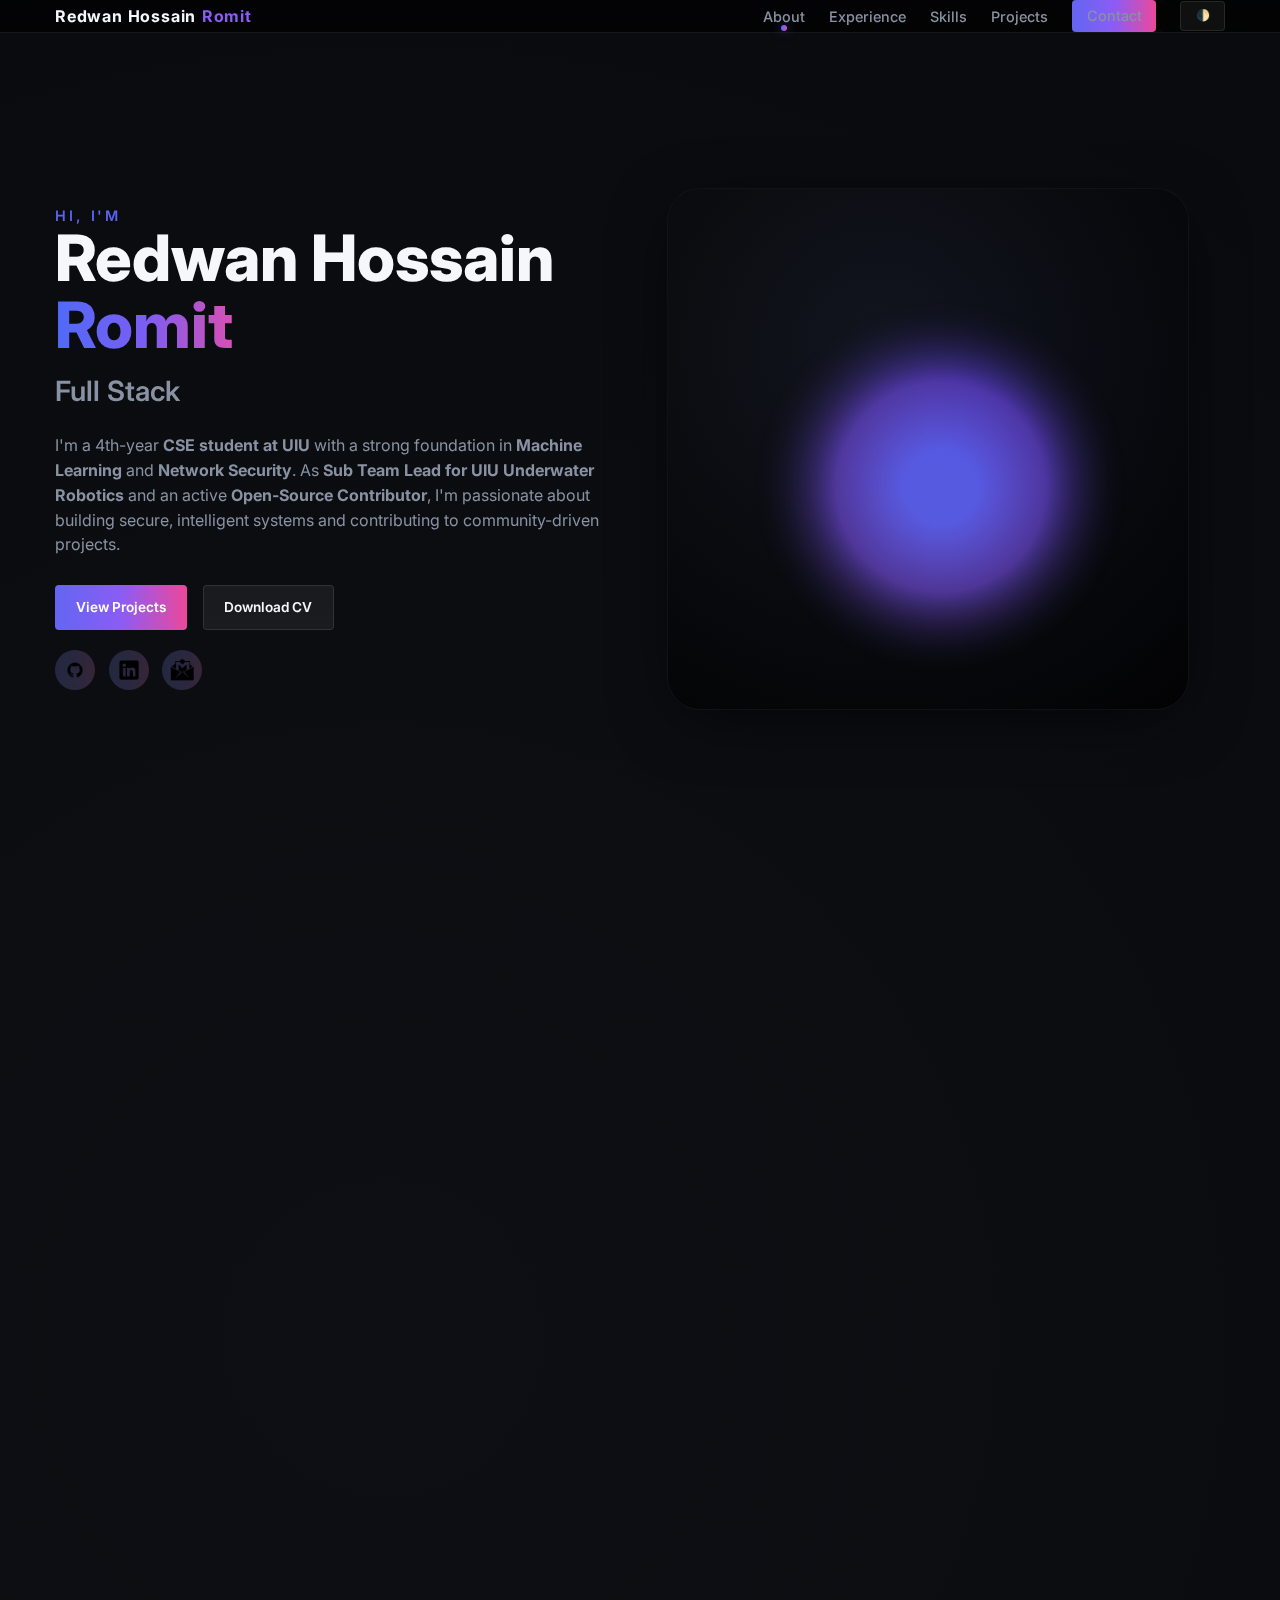
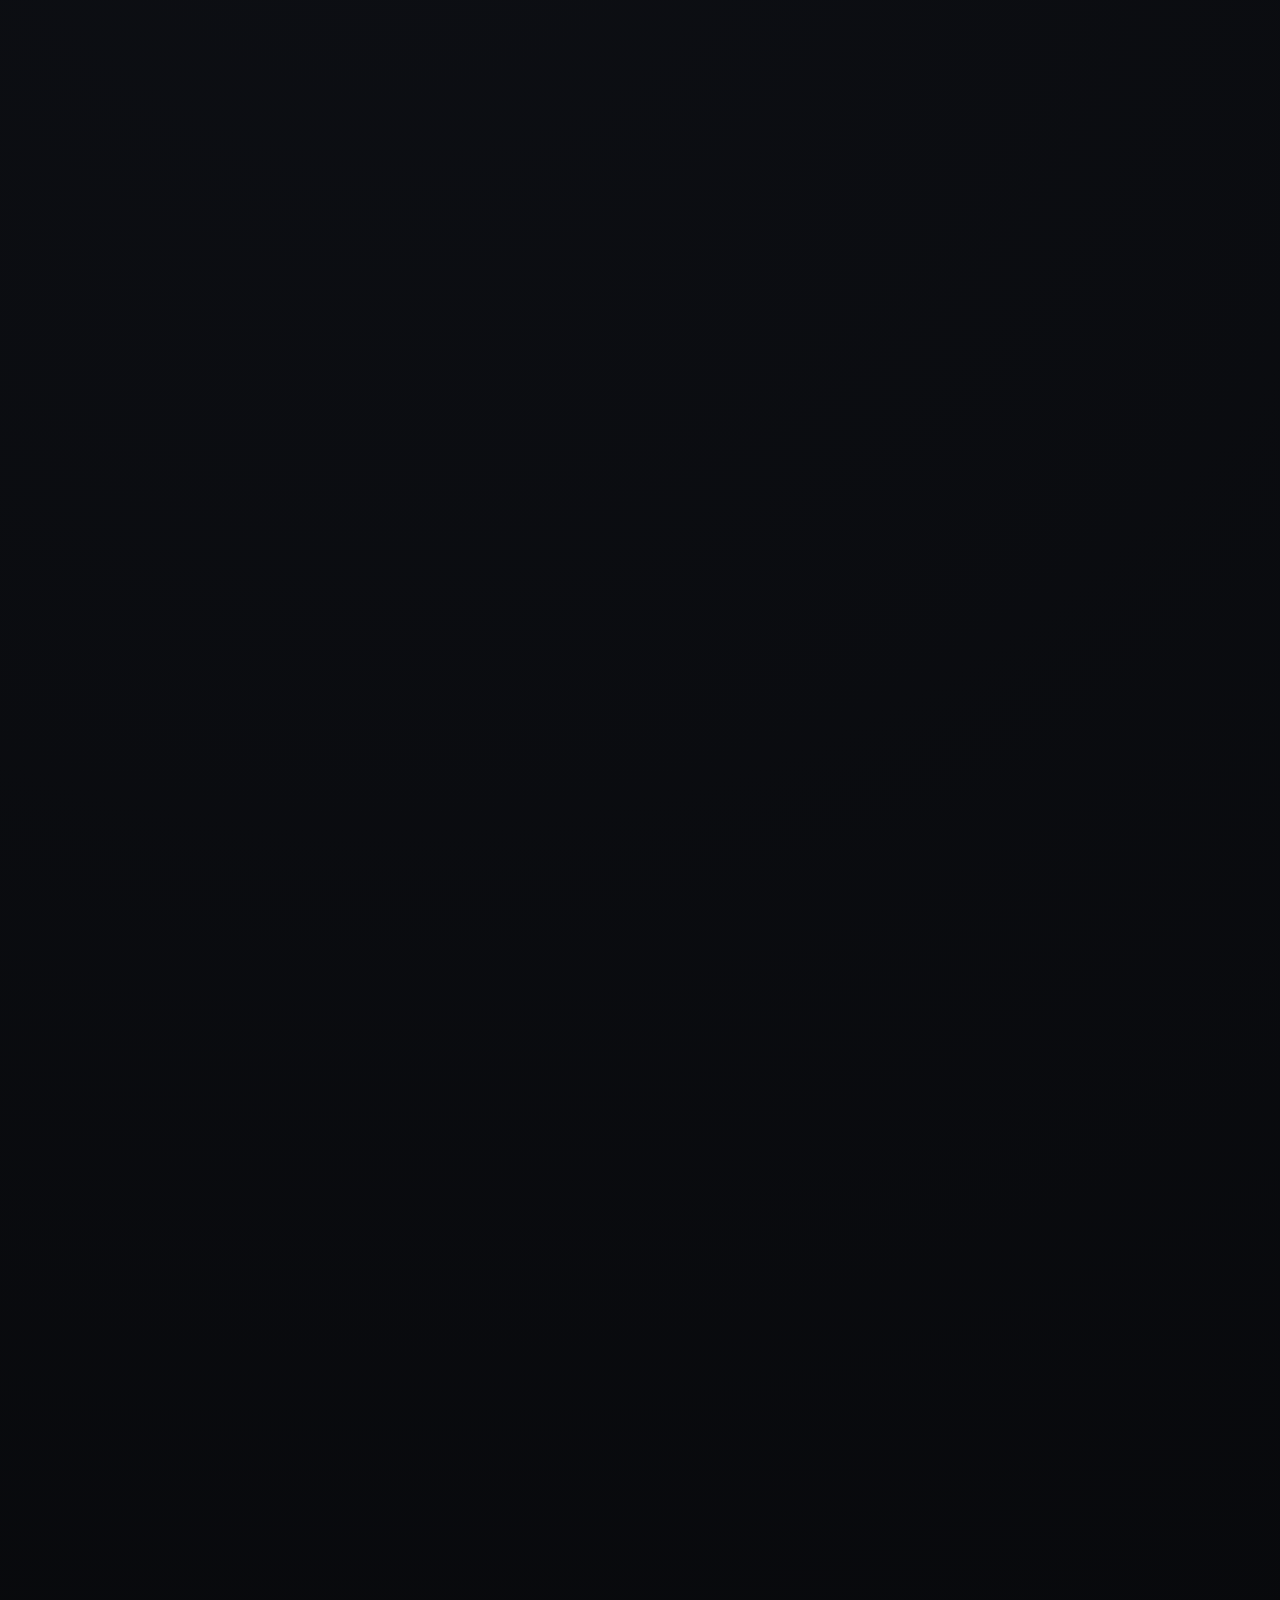
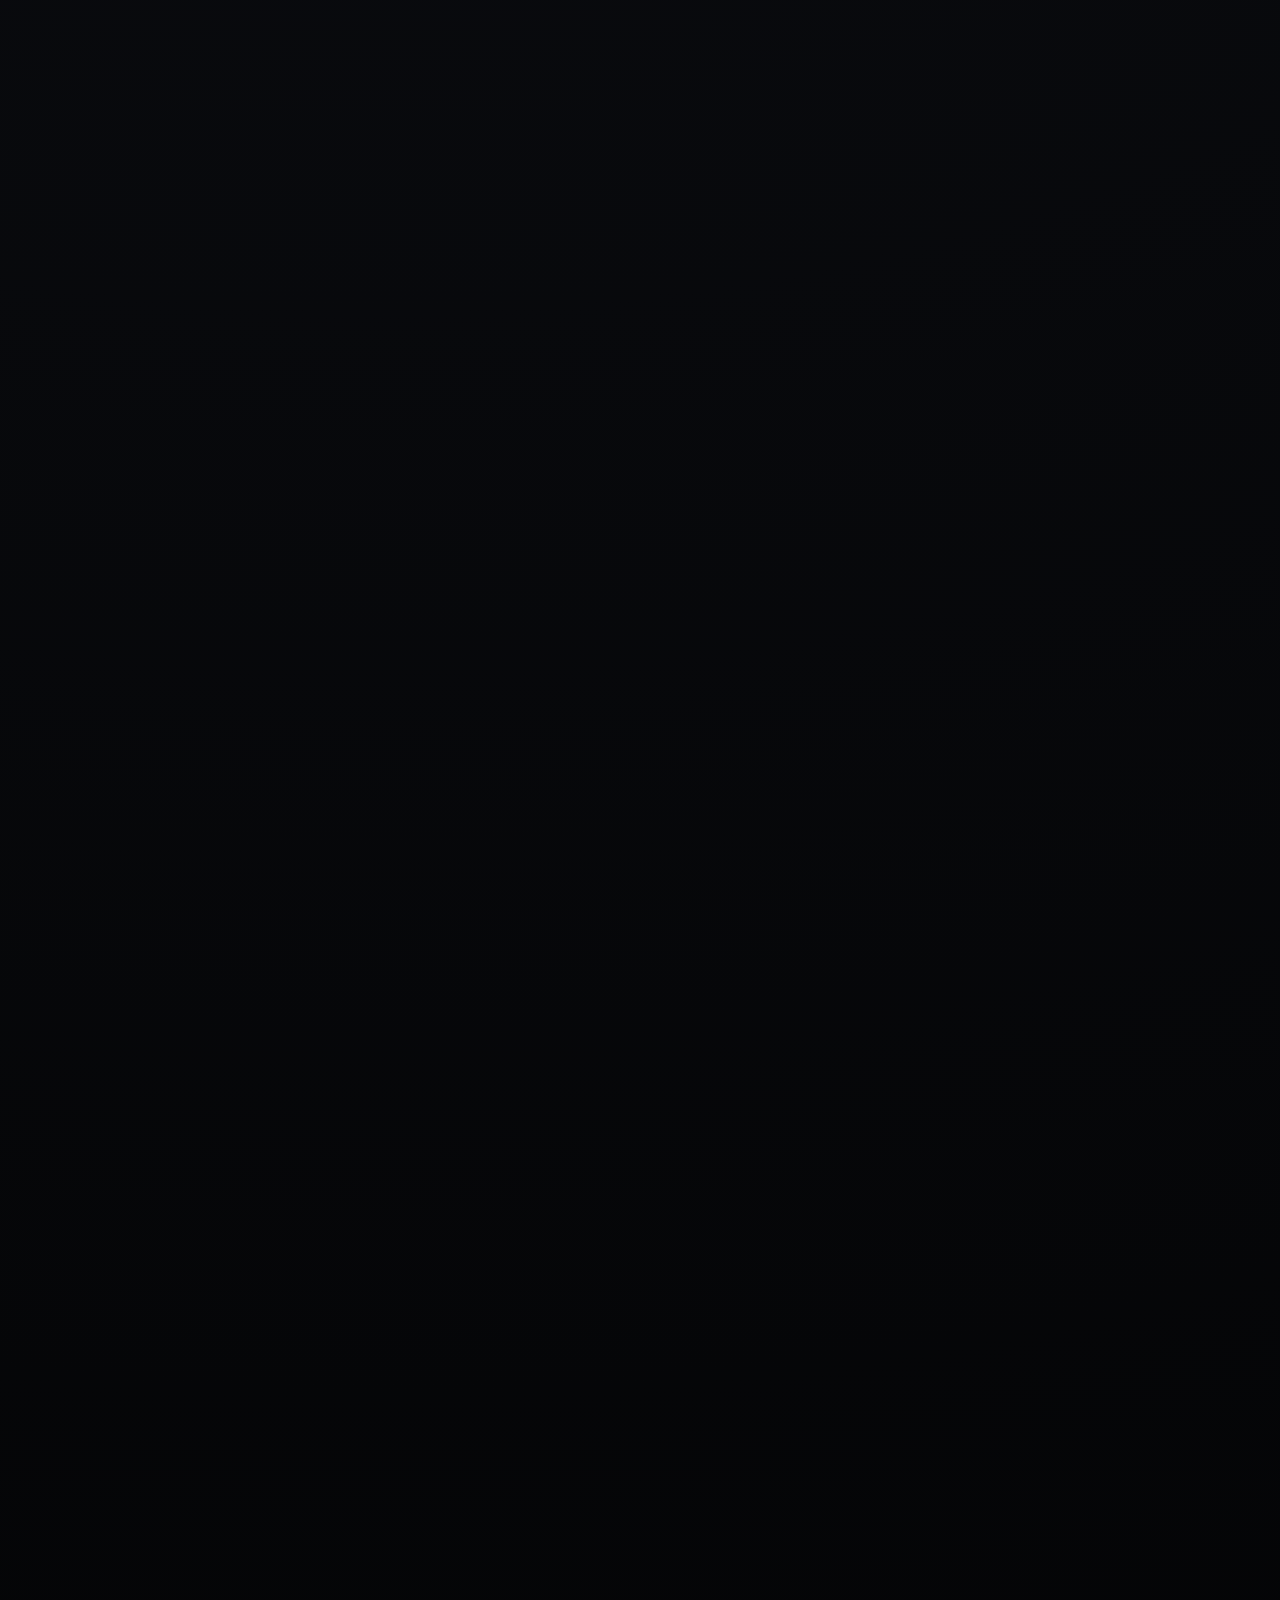
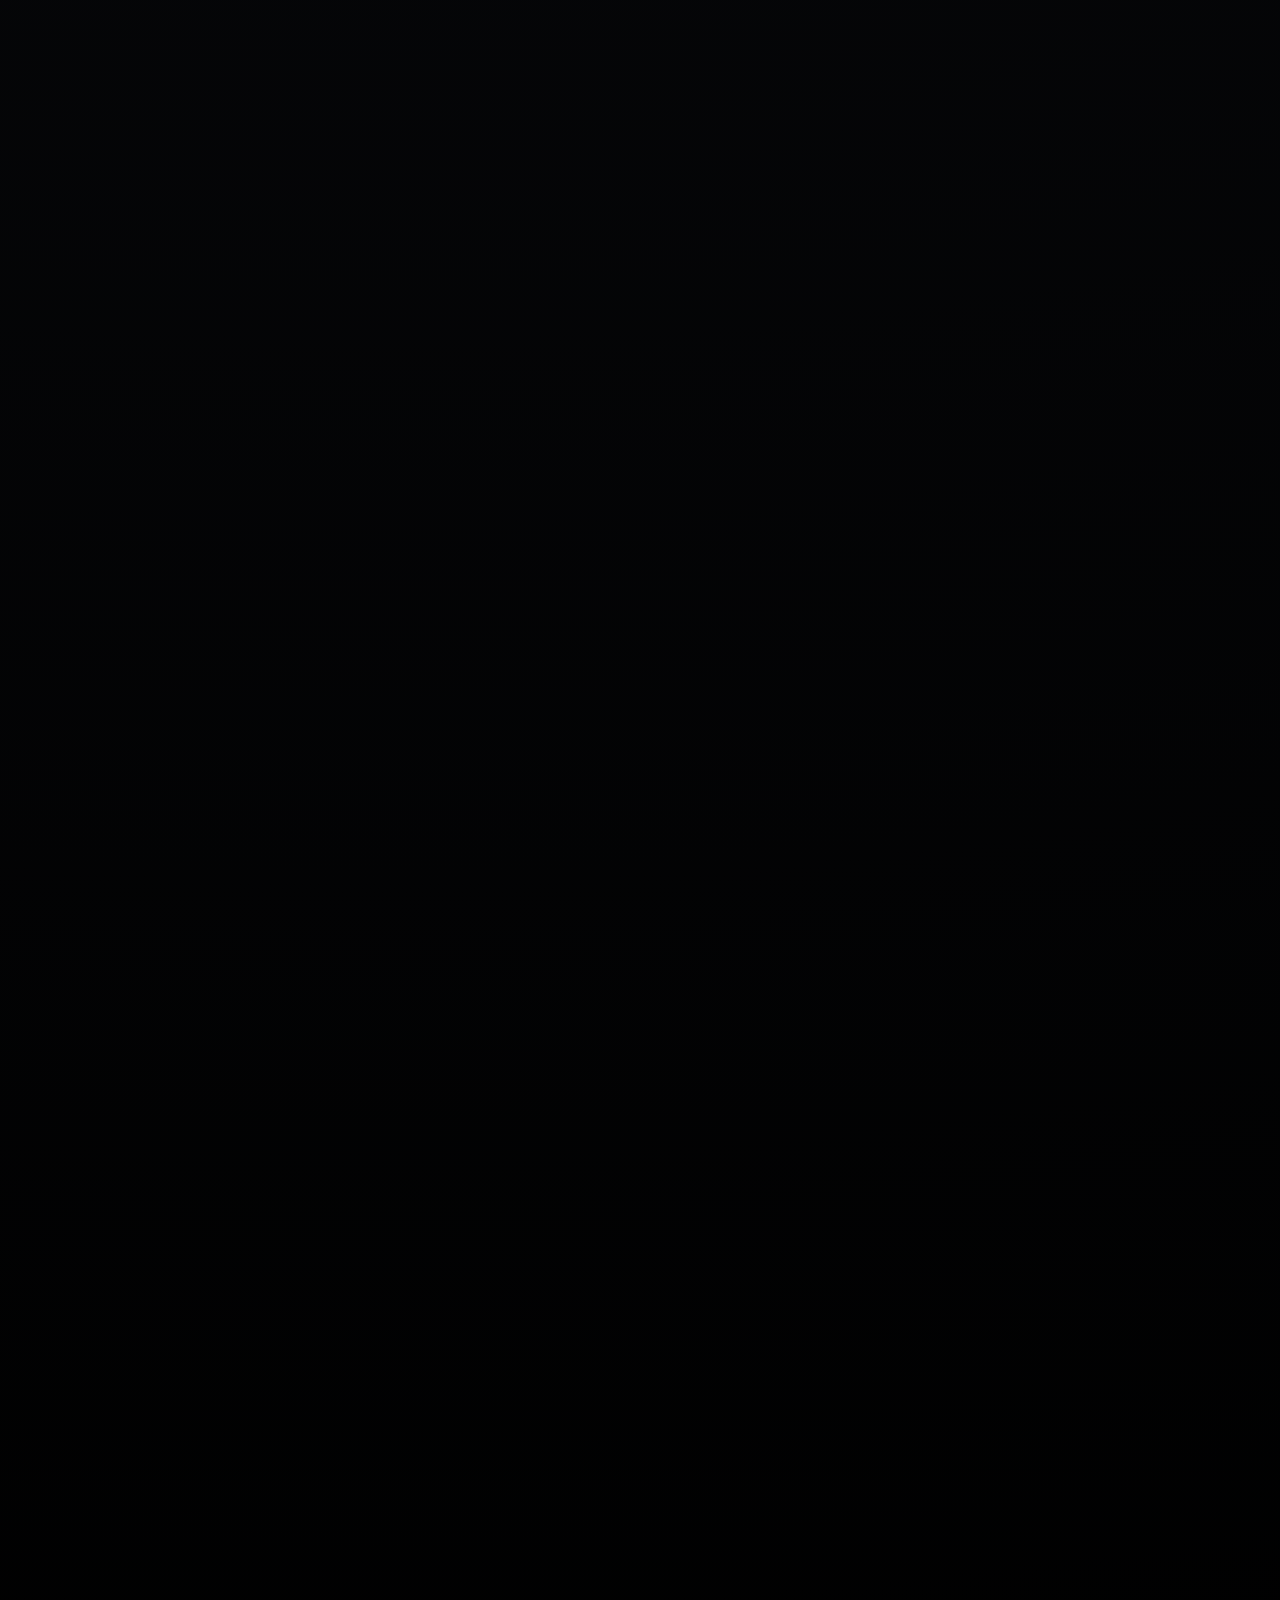
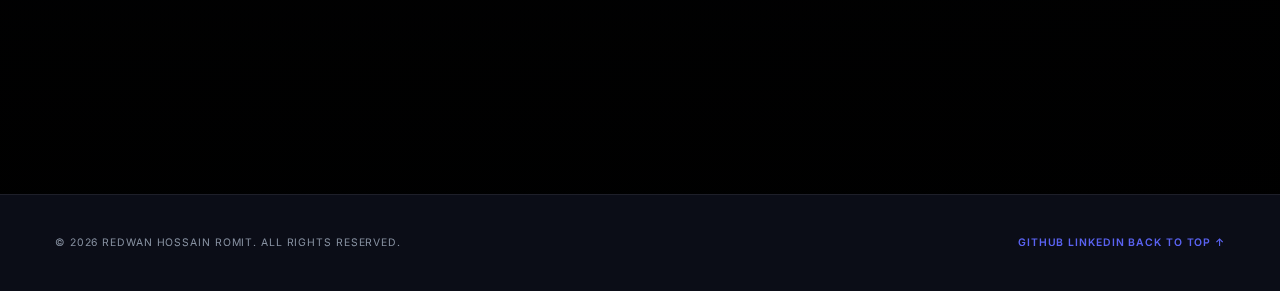
<file: main.html>
<!DOCTYPE html>
<html lang="en">
<head>
  <meta charset="UTF-8" />
  <meta name="viewport" content="width=device-width,initial-scale=1" />
  <title>Redwan Hossain Romit — Portfolio</title>
  <meta name="description" content="4th year Computer Science Engineer specializing in Machine Learning and Network Security. UIU Robotics Team Lead & Open-Source Contributor." />
  <link rel="preconnect" href="https://fonts.googleapis.com"/>
  <link rel="preconnect" href="https://fonts.gstatic.com" crossorigin/>
  <link href="https://fonts.googleapis.com/css2?family=Inter:wght@400;500;600;700;800&family=Fira+Code:wght@400;500;600&display=swap" rel="stylesheet"/>
  <link rel="stylesheet" href="./style.css" />
</head>
<body>
  <header class="site-header" id="top">
    <div class="container flex between center-v">
      <div class="brand">Redwan Hossain <span>Romit</span></div>
      <nav class="nav" id="nav" aria-label="Primary Navigation">
        <button class="nav-toggle" aria-label="Toggle navigation" aria-expanded="false">☰</button>
        <ul class="nav-list">
          <li><a href="#about">About</a></li>
          <li><a href="#experience">Experience</a></li>
          <li><a href="#skills">Skills</a></li>
          <li><a href="#projects">Projects</a></li>
          <li><a href="#contact" class="btn btn-primary btn-small">Contact</a></li>
          <li><button id="themeToggle" class="btn btn-small btn-ghost" type="button" aria-label="Toggle theme">🌓</button></li>
        </ul>
      </nav>
    </div>
  </header>

  <section class="hero container">
    <div class="hero-text">
      <h1><span class="hi">Hi, I'm</span> Redwan Hossain <span class="gradient name-accent">Romit</span></h1>
      <h2 class="subtitle"><span id="typed" aria-live="polite"></span></h2>
      <p class="lead">I'm a 4th-year <strong>CSE student at UIU</strong> with a strong foundation in <strong>Machine Learning</strong> and <strong>Network Security</strong>. As <strong>Sub Team Lead for UIU Underwater Robotics</strong> and an active <strong>Open-Source Contributor</strong>, I'm passionate about building secure, intelligent systems and contributing to community-driven projects.</p>
      <div class="hero-actions">
        <a href="#projects" class="btn btn-primary">View Projects</a>
        <a href="../resources/Redwan Hossian Romit CV.docx" class="btn btn-ghost" download>Download CV</a>
      </div>
      <div class="socials" aria-label="Social links">
        <a href="https://github.com/MRH-Romit" target="_blank" rel="noopener" aria-label="GitHub" class="icon github" title="GitHub"></a>
        <a href="https://www.linkedin.com/in/mdromit" target="_blank" rel="noopener" aria-label="LinkedIn" class="icon linkedin" title="LinkedIn"></a>
        <a href="mailto:mdromit2002@gmail.com" aria-label="Email" class="icon email" title="Email"></a>
      </div>
    </div>
    <div class="hero-art" aria-hidden="true">
      <canvas id="hero3d" aria-hidden="true"></canvas>
      <canvas id="orbCanvas" aria-hidden="true"></canvas>
    </div>
  </section>

  <section id="about" class="section alt">
    <div class="container grid-2 gap-xl">
      <div>
        <h3 class="eyebrow">About</h3>
        <h2 class="section-title">Who I Am</h2>
        <p>I'm passionate about transforming ideas into secure, intelligent systems. With a strong foundation in Machine Learning and Network Security, I focus on building data-driven solutions that solve real-world problems. My areas of expertise include anomaly detection, packet analysis, and hardware-software integration.</p>
        <p>As Sub Team Lead in UIU's Underwater Robotics team, I oversee mechanical design integration and sensor deployment. I value clean code, measurable impact, and collaborative problem-solving. I actively contribute to open-source security repositories and enjoy exploring new technologies.</p>
        <div class="quick-stats">
          <div><span class="num" data-count="4">4+</span><span class="label">Years Coding</span></div>
          <div><span class="num" data-count="27">27+</span><span class="label">Public Repos</span></div>
          <div><span class="num" data-count="49">49+</span><span class="label">Stars Earned</span></div>
          <div><span class="num" data-count="276">276+</span><span class="label">2025 Commits</span></div>
        </div>
      </div>
      <div class="card shadow bio-card">
        <h3>Profile Snapshot</h3>
        <ul class="checklist">
          <li>Role: ML & Network Security Specialist</li>
          <li>Location: Dhaka, Bangladesh</li>
          <li>Education: BSc CSE, UIU (4th Year)</li>
          <li>Focus: Machine Learning, Network Security, IoT</li>
          <li>Leadership: UIU Robotics Sub Team Lead</li>
          <li>Open to: Internships, Collaborations, Open Source</li>
        </ul>
      </div>
    </div>
  </section>

  <section id="experience" class="section">
    <div class="container">
      <h3 class="eyebrow">Experience & Leadership</h3>
      <h2 class="section-title">Professional Journey</h2>
      <div class="timeline" id="experienceTimeline">
        <article class="timeline-item">
          <div class="time">Oct 2025 — Present</div>
          <div class="content">
            <h3>Sub Team Lead <span class="company">@ UIU Underwater Robotics</span></h3>
            <ul>
              <li>Directing the technical sub-team in the Mechanical department for UIU's underwater ROV project</li>
              <li>Overseeing mechanical design integration using <strong>Fusion 360</strong> and coordinating sensor deployment</li>
              <li>Leading hardware-software integration efforts for autonomous underwater navigation systems</li>
              <li>Stack: Fusion 360, Microcontrollers, Sensors, C++</li>
            </ul>
          </div>
        </article>
        
        <article class="timeline-item">
          <div class="time">2023 — Present</div>
          <div class="content">
            <h3>Open-Source Contributor <span class="company">@ GitHub Community</span></h3>
            <ul>
              <li>Actively contributing to and maintaining security-focused repositories on GitHub</li>
              <li>Collaborating with global developers on community-driven projects</li>
              <li>Focus areas: Security tools, automation scripts, and documentation improvements</li>
              <li>Technologies: Python, JavaScript, Git/GitHub</li>
            </ul>
          </div>
        </article>
      </div>
    </div>
  </section>

  <section id="education" class="section alt">
    <div class="container">
      <h3 class="eyebrow">Education</h3>
      <h2 class="section-title">Academic Background</h2>
      <div class="timeline">
        <article class="timeline-item">
          <div class="time">Fall 2022 — Ongoing</div>
          <div class="content">
            <h3>Bachelor of Science in Computer Science and Engineering</h3>
            <p class="company">United International University (UIU)</p>
            <p>Currently in 4th year, focusing on Machine Learning, Network Security, and IoT systems.</p>
          </div>
        </article>
        
        <article class="timeline-item">
          <div class="time">2021</div>
          <div class="content">
            <h3>Higher Secondary Certificate (HSC)</h3>
            <p class="company">Mohipal Government College</p>
            <p><strong>GPA: 4.89</strong></p>
          </div>
        </article>
        
        <article class="timeline-item">
          <div class="time">2019</div>
          <div class="content">
            <h3>Secondary School Certificate (SSC)</h3>
            <p class="company">Chittagong Laboratory High School</p>
            <p><strong>GPA: 4.89</strong></p>
          </div>
        </article>
      </div>
    </div>
  </section>

  <section id="skills" class="section">
    <div class="container">
      <h3 class="eyebrow">Skills & Abilities</h3>
      <h2 class="section-title">Tech Stack & Expertise</h2>
      
      <div class="skills-category">
        <h4 class="skill-category-title">Machine Learning</h4>
        <div class="skills-grid">
          <div class="skill"><span>Data Preprocessing</span></div>
          <div class="skill"><span>Classification Models</span></div>
          <div class="skill"><span>Anomaly Detection</span></div>
          <div class="skill"><span>Python (Advanced)</span></div>
        </div>
      </div>

      <div class="skills-category">
        <h4 class="skill-category-title">Networking & Security</h4>
        <div class="skills-grid">
          <div class="skill"><span>Packet Analysis</span></div>
          <div class="skill"><span>SIEM (Wazuh)</span></div>
          <div class="skill"><span>Subnetting</span></div>
          <div class="skill"><span>OSI Model</span></div>
          <div class="skill"><span>Zero Day Detection</span></div>
        </div>
      </div>

      <div class="skills-category">
        <h4 class="skill-category-title">Development</h4>
        <div class="skills-grid">
          <div class="skill"><span>Python (Advanced)</span></div>
          <div class="skill"><span>C++</span></div>
          <div class="skill"><span>Java</span></div>
          <div class="skill"><span>JavaScript</span></div>
          <div class="skill"><span>HTML / CSS</span></div>
          <div class="skill"><span>SQL / Django</span></div>
        </div>
      </div>

      <div class="skills-category">
        <h4 class="skill-category-title">Tools & Platforms</h4>
        <div class="skills-grid">
          <div class="skill"><span>Git / GitHub</span></div>
          <div class="skill"><span>Fusion 360 (CAD)</span></div>
          <div class="skill"><span>Linux</span></div>
          <div class="skill"><span>Postman</span></div>
          <div class="skill"><span>Pixhawk</span></div>
          <div class="skill"><span>Microcontrollers</span></div>
        </div>
      </div>
    </div>
  </section>

  <section id="projects" class="section alt">
    <div class="container">
      <h3 class="eyebrow">Projects</h3>
      <h2 class="section-title">Key Projects</h2>
      <div class="projects-grid" id="projectsGrid">
        
        <article class="project-card featured">
          <div class="project-media skeleton" title="Project ARAM"></div>
          <div class="project-content">
            <div class="project-badge">🏆 3rd Runners-Up — UIU CSE Project Show Summer 2025</div>
            <h3>Project ARAM (Autonomous River Analysis)</h3>
            <p><strong>Role: Hardware Core Lead</strong></p>
            <p>Designed the complete hardware architecture for an autonomous river analysis boat. Implemented auto-navigation, object detection systems, and integrated multiple sensors for water quality monitoring.</p>
            <ul class="tags">
              <li>Microcontrollers</li>
              <li>C++</li>
              <li>Pixhawk</li>
              <li>Sensors</li>
              <li>IoT</li>
              <li>Navigation</li>
            </ul>
            <div class="links">
              <a href="https://github.com/MRH-Romit" class="btn btn-small btn-primary" target="_blank" rel="noopener">View Project</a>
            </div>
          </div>
        </article>

        <article class="project-card">
          <div class="project-media skeleton" title="ShebaXpert"></div>
          <div class="project-content">
            <h3>ShebaXpert</h3>
            <p>Full-stack service-providing platform connecting users with experts. Developed a comprehensive relational database system for managing user profiles, service requests, and bookings.</p>
            <ul class="tags">
              <li>JavaScript</li>
              <li>HTML / CSS</li>
              <li>Django</li>
              <li>SQL</li>
              <li>Full Stack</li>
            </ul>
            <div class="links">
              <a href="https://github.com/MRH-Romit/ShebaXpert" class="btn btn-small btn-ghost" target="_blank" rel="noopener">View Code</a>
            </div>
          </div>
        </article>

        <article class="project-card">
          <div class="project-media skeleton" title="Cyber Security Analysis"></div>
          <div class="project-content">
            <h3>Cyber Security & Network Analysis</h3>
            <p>Built network traffic analysis tools using Python to detect anomalies and potential security threats. Explored Wazuh SIEM for endpoint security and implemented "Zero Day Detection" mechanisms.</p>
            <ul class="tags">
              <li>Python</li>
              <li>Wazuh</li>
              <li>SIEM</li>
              <li>Security</li>
              <li>Network Analysis</li>
            </ul>
            <div class="links">
              <a href="https://github.com/MRH-Romit" class="btn btn-small btn-ghost" target="_blank" rel="noopener">View Code</a>
            </div>
          </div>
        </article>

        <article class="project-card">
          <div class="project-media skeleton" title="Machine Learning Practice"></div>
          <div class="project-content">
            <h3>Machine Learning Experiments</h3>
            <p>Collection of ML practice notebooks exploring various algorithms, data preprocessing techniques, model evaluation methods, and classification models for real-world datasets.</p>
            <ul class="tags">
              <li>Python</li>
              <li>ML</li>
              <li>Data Science</li>
              <li>Notebooks</li>
            </ul>
            <div class="links">
              <a href="https://github.com/MRH-Romit/Practicing-Machine-Learning-" class="btn btn-small btn-ghost" target="_blank" rel="noopener">View Code</a>
            </div>
          </div>
        </article>

        <article class="project-card">
          <div class="project-media skeleton" title="Video Editor"></div>
          <div class="project-content">
            <h3>Video Processing Tools</h3>
            <p>Lightweight video editing utilities and experiments with processing pipelines, implementing basic transformations and automated video manipulation.</p>
            <ul class="tags">
              <li>Python</li>
              <li>JavaScript</li>
              <li>Video Processing</li>
              <li>Automation</li>
            </ul>
            <div class="links">
              <a href="https://github.com/MRH-Romit/video-editor" class="btn btn-small btn-ghost" target="_blank" rel="noopener">View Code</a>
            </div>
          </div>
        </article>

        <article class="project-card">
          <div class="project-media skeleton" title="Open Source Contributions"></div>
          <div class="project-content">
            <h3>Open Source Security Tools</h3>
            <p>Active contributions to security-focused repositories including automation scripts, vulnerability scanners, and documentation improvements for community projects.</p>
            <ul class="tags">
              <li>Python</li>
              <li>Security</li>
              <li>Open Source</li>
              <li>Git</li>
            </ul>
            <div class="links">
              <a href="https://github.com/MRH-Romit" class="btn btn-small btn-ghost" target="_blank" rel="noopener">GitHub Profile</a>
            </div>
          </div>
        </article>

      </div>
    </div>
  </section>

  <section id="achievements" class="section">
    <div class="container narrow center-text">
      <h3 class="eyebrow">Achievements</h3>
      <h2 class="section-title">Recognition & Awards</h2>
      <div class="achievement-card card shadow">
        <div class="achievement-icon">🏆</div>
        <h3>3rd Runners-Up</h3>
        <p class="company">UIU CSE Project Show — Summer 2025</p>
        <p>Received recognition for <strong>Project ARAM</strong>, an autonomous river analysis boat with advanced navigation and object detection capabilities.</p>
      </div>
    </div>
  </section>

  <section id="contact" class="section cta-section alt">
    <div class="container narrow center-text">
      <h3 class="eyebrow">Contact</h3>
      <h2 class="section-title">Let's Build Something</h2>
      <p>Interested in collaborating or have an opportunity? Reach out via the form below or email me directly at <a href="mailto:mdromit2002@gmail.com">mdromit2002@gmail.com</a>.</p>
      <p class="contact-details">
        <strong>Phone:</strong> 01568827355<br>
        <strong>Address:</strong> La-varna, Bcc Road, Wari, Dhaka-1203
      </p>
      <form class="contact-form" action="https://formsubmit.co/mdromit2002@gmail.com" method="POST">
        <input type="hidden" name="_subject" value="Portfolio Contact from Website" />
        <input type="hidden" name="_captcha" value="false" />
        <input type="hidden" name="_template" value="table" />
        <input type="hidden" name="_next" value="https://redwanromit.netlify.app/thanks.html" />
        <div class="grid-2 gap">
          <div class="field"><label>Name<input name="name" required /></label></div>
          <div class="field"><label>Email<input type="email" name="email" required /></label></div>
        </div>
        <div class="field"><label>Subject<input name="subject" /></label></div>
        <div class="field"><label>Message<textarea name="message" rows="5" required></textarea></label></div>
        <button class="btn btn-primary" type="submit">Send Message</button>
      </form>
    </div>
  </section>

  <footer class="site-footer">
    <div class="container flex between center-v wrap small">
      <div>© <span id="year"></span> Redwan Hossain Romit. All rights reserved.</div>
      <div class="footer-links">
        <a href="https://github.com/MRH-Romit" target="_blank" rel="noopener">GitHub</a>
        <a href="https://www.linkedin.com/in/mdromit" target="_blank" rel="noopener">LinkedIn</a>
        <a href="#top">Back to top ↑</a>
      </div>
    </div>
  </footer>

  <noscript><style>#typed{display:none} .dynamic-projects-note{display:none}</style></noscript>
  <script src="./script.js" defer></script>
</body>
</html>
</file>
<file: style.css>
/* Base Design System */
:root {
  --bg: #000000;
  --bg-alt: #050507;
  --bg-alt2:#0d0f13;
  --text: #f5f7fa;
  --text-dim:#8892a2;
  --accent: linear-gradient(90deg,#4f6af7,#7b5df5,#d84fb3);
  --brand: #5a63f2;
  --radius-sm: 4px;
  --radius: 10px;
  --radius-lg: 18px;
  --shadow: 0 4px 25px -5px rgba(0,0,0,.4),0 2px 10px -2px rgba(0,0,0,.3);
  --border: 1px solid rgba(255,255,255,0.08);
  --gradient-fade: linear-gradient(180deg,rgba(255,255,255,0.07),rgba(255,255,255,0));
  --clr-primary:#6366f1;
  --clr-primary-rgb:99,102,241;
  --transition: .35s cubic-bezier(.4,0,.2,1);
  --font-sans:'Inter',system-ui,-apple-system,BlinkMacSystemFont,'Segoe UI',Roboto,Ubuntu,'Helvetica Neue',Arial,sans-serif;
  --font-mono:'Fira Code',monospace;
  --container:1250px;
}
* { box-sizing:border-box; }
html {scroll-behavior:smooth;}
body {margin:0;font-family:var(--font-sans);background:radial-gradient(circle at 30% 20%,#0d0f14,#000);color:var(--text);line-height:1.55;}
body.light {--bg:#f5f7fb;--bg-alt:#ffffff;--bg-alt2:#eef2f9;--text:#1c2331;--text-dim:#54607a;--border:1px solid rgba(0,0,0,0.08);--shadow:0 4px 24px -8px rgba(0,0,0,.08),0 2px 8px -2px rgba(0,0,0,.06);background:radial-gradient(circle at 15% 20%,#ffffff,#e6ecf5);}
body.light .section.alt {background:linear-gradient(180deg,var(--bg-alt) 0%,var(--bg-alt2) 100%);} 
body.light .site-header {background:rgba(255,255,255,.7);} 
body.light .bio-card,.project-card {background:rgba(255,255,255,.6);} 
body.light .project-media {background:linear-gradient(120deg,#dde3ef,#f4f7fb);} 
body.light .skill {background:rgba(0,0,0,.04);border:1px solid rgba(0,0,0,.08);} 
body.light .tags li {background:rgba(0,0,0,.05);border:1px solid rgba(0,0,0,.08);color:var(--text-dim);} 
body.light .btn-ghost {background:rgba(0,0,0,.04);color:var(--text);} 
body.light .site-footer {background:#f2f5fa;color:var(--text-dim);} 
body.light .timeline-item:before {box-shadow:0 0 0 4px #f5f7fb;border:2px solid #ffffff;background:linear-gradient(135deg,#6366f1,#ec4899);} 

/* Layout */
.container {width:100%;max-width:var(--container);margin-inline:auto;padding:0 clamp(1rem,4vw,2.5rem);}
.narrow {max-width:750px;}
.flex {display:flex;}
.wrap {flex-wrap:wrap;}
.between {justify-content:space-between;}
.center-v {align-items:center;}
.center-text {text-align:center;}
.grid-2 {display:grid;grid-template-columns:repeat(auto-fit,minmax(min(320px,100%),1fr));}
.gap {gap:1rem;}
.gap-xl {gap:clamp(2rem,5vw,4rem);}

/* Typography */
.hi {display:block;font-size:clamp(.9rem,1vw,1.1rem);text-transform:uppercase;letter-spacing:.2em;color:var(--brand);font-weight:600;}
.hero h1 {font-size:clamp(2.4rem,6vw,4rem);line-height:1.05;margin:0 0 .75rem;font-weight:800;}
.subtitle {margin:0 0 1.25rem;font-size:clamp(1.1rem,2.4vw,1.75rem);font-weight:600;color:var(--text-dim);min-height:2ch;}
.lead {font-size:clamp(1rem,1.2vw,1.15rem);max-width:60ch;color:var(--text-dim);}
.eyebrow {text-transform:uppercase;font-size:.75rem;letter-spacing:.18em;font-weight:600;color:var(--text-dim);margin:0 0 .5rem;}
.section-title {margin:.25rem 0 2rem;font-size:clamp(1.75rem,4.2vw,2.8rem);background:var(--accent);-webkit-background-clip:text;background-clip:text;color:transparent;font-weight:700;}

p {margin:0 0 1.1rem;}

/* Header */
.site-header {position:sticky;top:0;z-index:50;-webkit-backdrop-filter:blur(12px);backdrop-filter:blur(12px);background:rgba(0,0,0,.68);border-bottom:var(--border);}
.brand {font-weight:700;font-size:1rem;letter-spacing:.05em;display:flex;gap:.35em;align-items:center;}
.brand span {color:#8b5cf6;}
.nav {position:relative;}
.nav-toggle {display:none;position:relative;background:transparent;border:0;color:var(--text);font-size:1.65rem;cursor:pointer;line-height:1;padding:.25rem .4rem;border-radius:var(--radius-sm);}
.nav-list {display:flex;gap:1.5rem;list-style:none;margin:0;padding:0;align-items:center;}
.nav-list a {text-decoration:none;color:var(--text-dim);font-weight:500;position:relative;font-size:.9rem;transition:color var(--transition);}
.nav-list a:hover,.nav-list a:focus {color:var(--text);}
.nav-list a.active::after,.nav-list a:hover::after {content:"";position:absolute;left:50%;bottom:-6px;translate:-50% 0;width:6px;height:6px;border-radius:50%;background:linear-gradient(90deg,#6366f1,#8b5cf6,#ec4899);box-shadow:0 0 12px rgba(99,102,241,.6);}

/* Buttons */
.btn {--btn-bg:var(--clr-primary);--btn-color:#fff;--btn-pad:.9rem 1.3rem;--btn-fs:.85rem;--btn-w:600;--btn-radius:var(--radius-sm);--btn-bg-hover:linear-gradient(90deg,#6366f1,#8b5cf6,#ec4899);display:inline-flex;align-items:center;gap:.5rem;font-weight:var(--btn-w);font-size:var(--btn-fs);padding:var(--btn-pad);border-radius:var(--btn-radius);background:var(--btn-bg);color:var(--btn-color);text-decoration:none;line-height:1;position:relative;overflow:hidden;border:0;cursor:pointer;transition:var(--transition);}
.btn:before {content:"";position:absolute;inset:0;background:radial-gradient(circle at 30% 20%,rgba(255,255,255,.15),transparent);opacity:0;transition:var(--transition);}
.btn:hover:before {opacity:1;}
.btn-primary {background:linear-gradient(90deg,#6366f1,#8b5cf6,#ec4899);}
.btn-ghost {background:rgba(255,255,255,0.06);-webkit-backdrop-filter:blur(6px);backdrop-filter:blur(6px);border:1px solid rgba(255,255,255,.1);color:var(--text);}
.btn-primary-outline {background:rgba(99,102,241,0.1);border:1px solid rgba(99,102,241,.5);}
.btn-small {--btn-pad:.55rem .9rem;--btn-fs:.7rem;}

/* Hero */
.hero {display:grid;grid-template-columns:repeat(auto-fit,minmax(min(420px,100%),1fr));align-items:center;min-height:calc(100dvh - 68px);gap:clamp(2rem,5vw,3.5rem);padding-top:4rem;padding-bottom:4rem;}
.hero-actions {display:flex;gap:1rem;margin:1.75rem 0 1.25rem;flex-wrap:wrap;}
.socials {display:flex;gap:.85rem;margin-top:.25rem;}
.socials a {--sz:40px;width:var(--sz);height:var(--sz);display:grid;place-items:center;border-radius:50%;background:rgba(255,255,255,0.06);-webkit-backdrop-filter:blur(4px);backdrop-filter:blur(4px);position:relative;overflow:hidden;transition:var(--transition);}
.socials a:after {content:"";position:absolute;inset:0;opacity:.15;background:var(--accent);mix-blend-mode:overlay;}
.socials a:hover {transform:translateY(-4px);box-shadow:0 4px 16px -4px rgba(0,0,0,.6),0 0 0 1px rgba(255,255,255,.15);}
.socials .icon {background-size:60%;background-repeat:no-repeat;background-position:center;}
.socials .github {background-image:url('./images/github.png.png');}
.socials .linkedin {background-image:url('./images/LinkedIn .png.png');}
.socials .email {background-image:url('./images/gmail.png.png');}
.gradient {background:var(--accent);-webkit-background-clip:text;background-clip:text;color:transparent;}
.hero-art {position:relative;aspect-ratio:1/1;max-width:520px;width:100%;border-radius:32px;background:radial-gradient(circle at 40% 30%,#12151b,#020203);box-shadow:0 0 0 1px rgba(255,255,255,.04),0 14px 70px -18px rgba(0,0,0,.85);overflow:hidden;}
.hero-art:after {content:"";position:absolute;inset:0;background:radial-gradient(circle at 60% 40%,rgba(90,99,242,.25),transparent 70%);mix-blend-mode:overlay;}
canvas#hero3d {position:absolute;inset:0;width:100%;height:100%;display:block;}

/* Sections */
.section {padding:clamp(3rem,8vw,6rem) 0;position:relative;}
.section.alt {background:linear-gradient(180deg,var(--bg-alt) 0%,var(--bg-alt2) 100%);}
.quick-stats {display:grid;grid-template-columns:repeat(auto-fit,minmax(120px,1fr));gap:1rem;margin-top:2rem;}
.quick-stats .num {font-size:1.9rem;font-weight:700;background:var(--accent);-webkit-background-clip:text;background-clip:text;color:transparent;display:block;}
.quick-stats .label {display:block;font-size:.7rem;letter-spacing:.15em;text-transform:uppercase;color:var(--text-dim);font-weight:600;margin-top:.15rem;}
.bio-card {background:rgba(255,255,255,.03);border:var(--border);border-radius:var(--radius-lg);padding:1.75rem;}
.bio-card h3 {margin-top:0;font-size:1.1rem;}
.checklist {list-style:none;padding:0;margin:0;display:grid;gap:.6rem;}
.checklist li {position:relative;padding-left:1.4rem;font-size:.85rem;color:var(--text-dim);}
.checklist li:before {content:"";position:absolute;left:0;top:.3rem;width:.85rem;height:.85rem;border-radius:3px;background:linear-gradient(135deg,#6366f1,#ec4899);box-shadow:0 0 0 1px rgba(255,255,255,.08);}

/* Timeline */
.timeline {position:relative;margin-top:2rem;padding-left:1rem;}
.timeline:before {content:"";position:absolute;left:.35rem;top:0;bottom:0;width:2px;background:linear-gradient(var(--clr-primary),transparent);}
.timeline-item {position:relative;display:grid;grid-template-columns:120px 1fr;gap:1.25rem;margin-bottom:2.25rem;}
.timeline-item:last-child {margin-bottom:0;}
.timeline-item:before {content:"";position:absolute;left:-.05rem;top:.4rem;width:.75rem;height:.75rem;border:2px solid #121826;background:linear-gradient(135deg,#6366f1,#ec4899);border-radius:50%;box-shadow:0 0 0 4px #0b0d17;}
.timeline-item .time {font-size:.7rem;letter-spacing:.15em;text-transform:uppercase;color:var(--text-dim);font-weight:600;margin-top:.2rem;}
.timeline-item h3 {margin:.15rem 0 .6rem;font-size:1rem;font-weight:600;}
.timeline-item h3 .company {font-weight:500;color:var(--brand);}
.timeline-item ul {margin:0;padding-left:1.1rem;display:grid;gap:.4rem;font-size:.85rem;color:var(--text-dim);}

/* Skills */
.skills-grid {margin-top:1.5rem;display:grid;grid-template-columns:repeat(auto-fit,minmax(140px,1fr));gap:.9rem;}
.skill {background:rgba(255,255,255,.05);border:1px solid rgba(255,255,255,.08);padding:.85rem 1rem;border-radius:var(--radius-sm);font-size:.8rem;font-weight:500;display:flex;align-items:center;justify-content:center;position:relative;overflow:hidden;cursor:default;}
.skill:after {content:"";position:absolute;inset:0;background:radial-gradient(circle at 30% 20%,rgba(255,255,255,.12),transparent);opacity:0;transition:var(--transition);}
.skill:hover:after {opacity:1;}

/* Projects */
.projects-grid {margin-top:2rem;display:grid;grid-template-columns:repeat(auto-fit,minmax(min(340px,100%),1fr));gap:clamp(1.25rem,2.5vw,2rem);}
.project-card {background:rgba(255,255,255,.03);border:var(--border);border-radius:var(--radius-lg);display:flex;flex-direction:column;overflow:hidden;min-height:420px;position:relative;box-shadow:var(--shadow);}
.project-media {aspect-ratio:16/9;background:linear-gradient(110deg,#1a1d23,#060708);display:grid;place-items:center;position:relative;}
.project-media:after {content:"";position:absolute;inset:0;background:radial-gradient(circle at 65% 35%,rgba(90,99,242,.5),transparent 70%);mix-blend-mode:overlay;}
.skeleton {animation:pulse 2.4s ease-in-out infinite;background:linear-gradient(90deg,#1f2537,#273042,#1f2537);background-size:200% 100%;}
@keyframes pulse {0%{background-position:0 0}50%{background-position:100% 0}100%{background-position:0 0}}
.project-content {padding:1.4rem 1.4rem 1.75rem;display:flex;flex-direction:column;flex:1;}
.project-content h3 {margin:0 0 .75rem;font-size:1.15rem;}
.project-content p {margin:0 0 1rem;font-size:.85rem;color:var(--text-dim);flex:0;}
.tags {list-style:none;margin:0 0 1rem;padding:0;display:flex;flex-wrap:wrap;gap:.4rem;}
.tags li {background:rgba(255,255,255,.06);border:1px solid rgba(255,255,255,.09);font-size:.6rem;letter-spacing:.08em;text-transform:uppercase;padding:.4rem .55rem;border-radius:var(--radius-sm);font-weight:600;color:var(--text-dim);}
.project-card .links {margin-top:auto;display:flex;gap:.6rem;}

/* Contact */
.contact-form {margin-top:2rem;display:grid;gap:1.25rem;}
.field {display:flex;flex-direction:column;font-size:.75rem;gap:.45rem;}
.field label {display:flex;flex-direction:column;font-weight:500;gap:.4rem;}
.field input,.field textarea {background:#121826;border:1px solid #1f2537;color:var(--text);padding:.85rem .95rem;font-family:var(--font-sans);font-size:.85rem;border-radius:var(--radius-sm);resize:vertical;transition:var(--transition);}
.field input:focus,.field textarea:focus {outline:2px solid #6366f1;outline-offset:1px;}

/* Footer */
.site-footer {padding:2.5rem 0;border-top:var(--border);background:#0b0d17;font-size:.7rem;letter-spacing:.08em;text-transform:uppercase;color:var(--text-dim);}
.site-footer a {color:var(--brand);text-decoration:none;font-weight:600;}

/* Utilities */
.icon {font-size:1.1rem;}
.small {font-size:.65rem;}

/* Responsive Nav */
@media (max-width: 820px) {
  .nav-toggle {display:block;}
  .nav-list {position:absolute;top:calc(100% + .75rem);right:0;flex-direction:column;background:#121826;border:var(--border);padding:1rem;min-width:220px;border-radius:var(--radius);box-shadow:var(--shadow);opacity:0;pointer-events:none;transform:translateY(-6px);transition:var(--transition);}
  .nav-list.show {opacity:1;pointer-events:auto;transform:translateY(0);}  
  .nav-list li {width:100%;}
  .nav-list a {display:block;padding:.75rem 0;}
}

/* Scroll Animations */
.reveal {opacity:0;transform:translateY(24px);transition:1s cubic-bezier(.2,.65,.26,1);}
.reveal.visible {opacity:1;transform:none;}

/* Canvas Orb */
#orbCanvas {position:absolute;inset:0;width:100%;height:100%;display:block;}

/* Accessibility focus */
:focus-visible {outline:2px solid #8b5cf6;outline-offset:2px;border-radius:4px;}

/* Print adjustments */
@media print {
  .nav, .hero-art, .socials, .contact-form {display:none !important;}
  body {background:#fff;color:#000;}
  .section, .site-footer {background:#fff;color:#000;}
}
</file>
